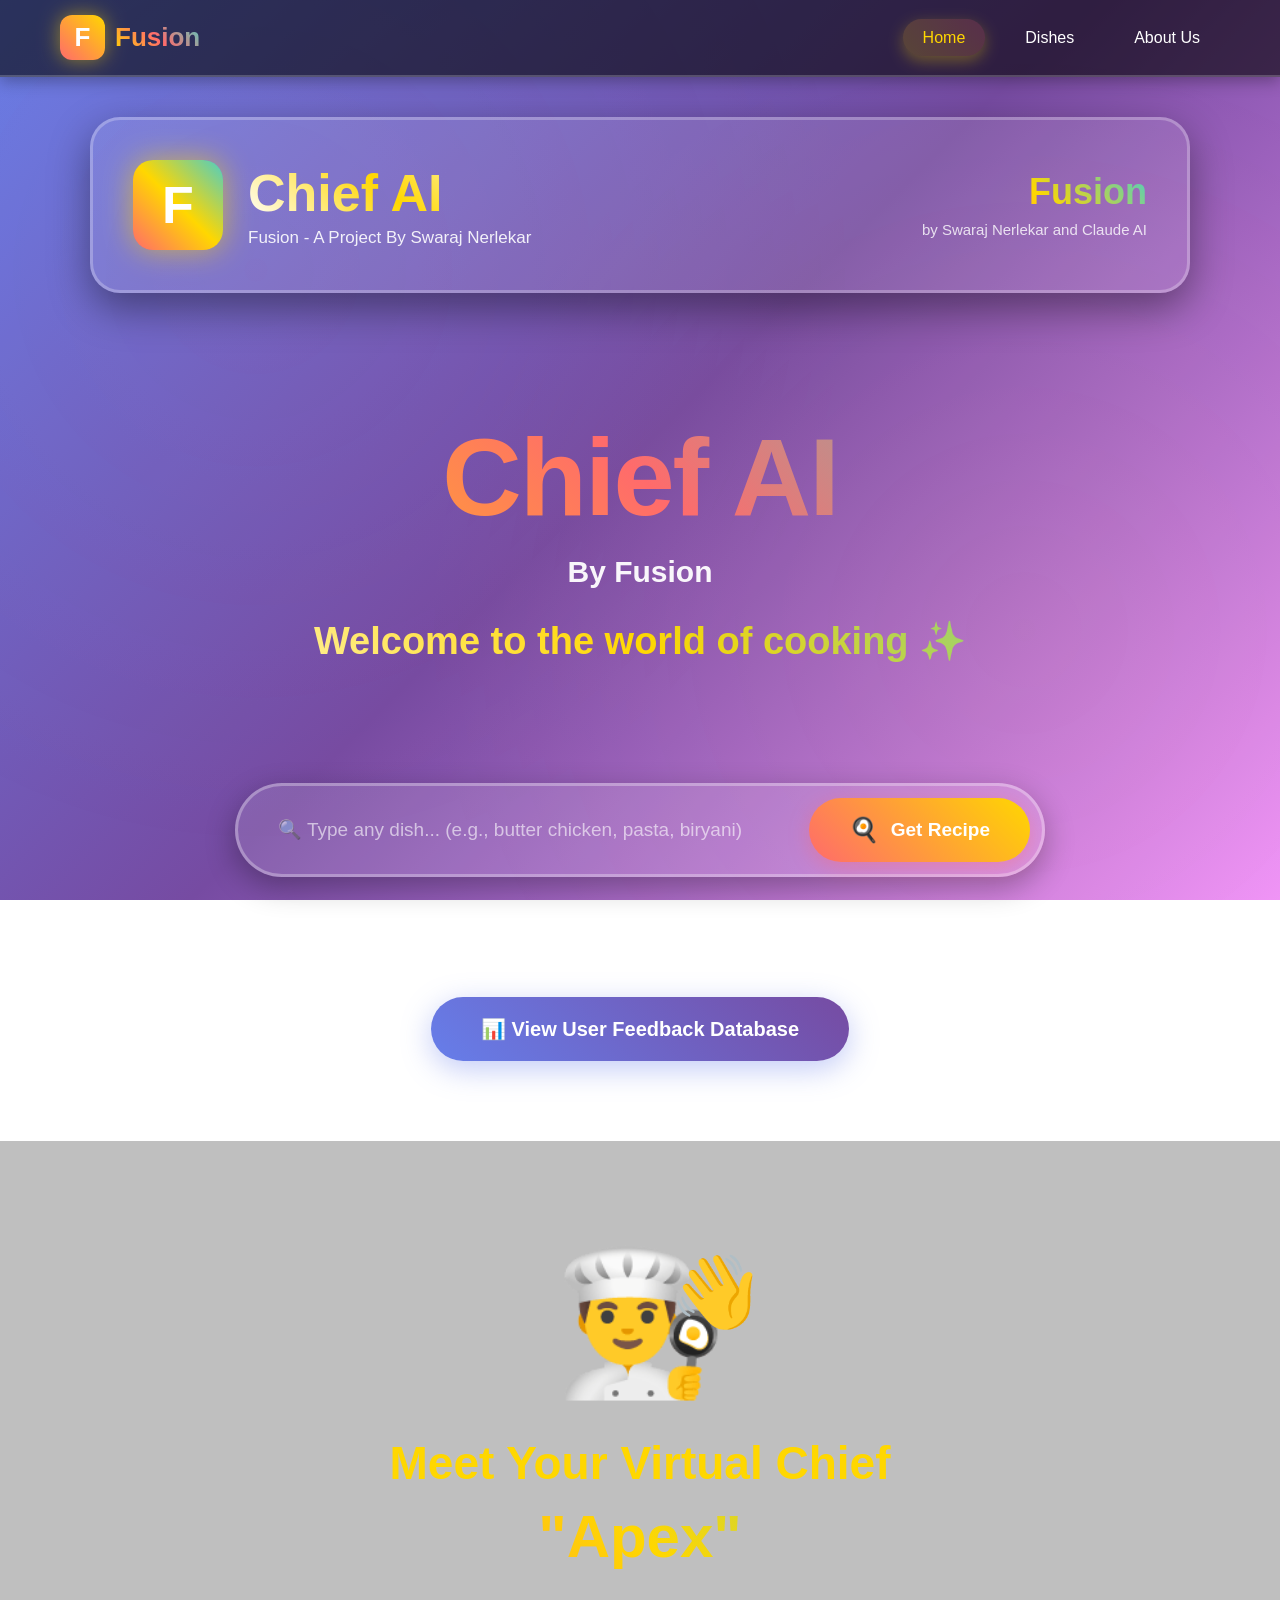
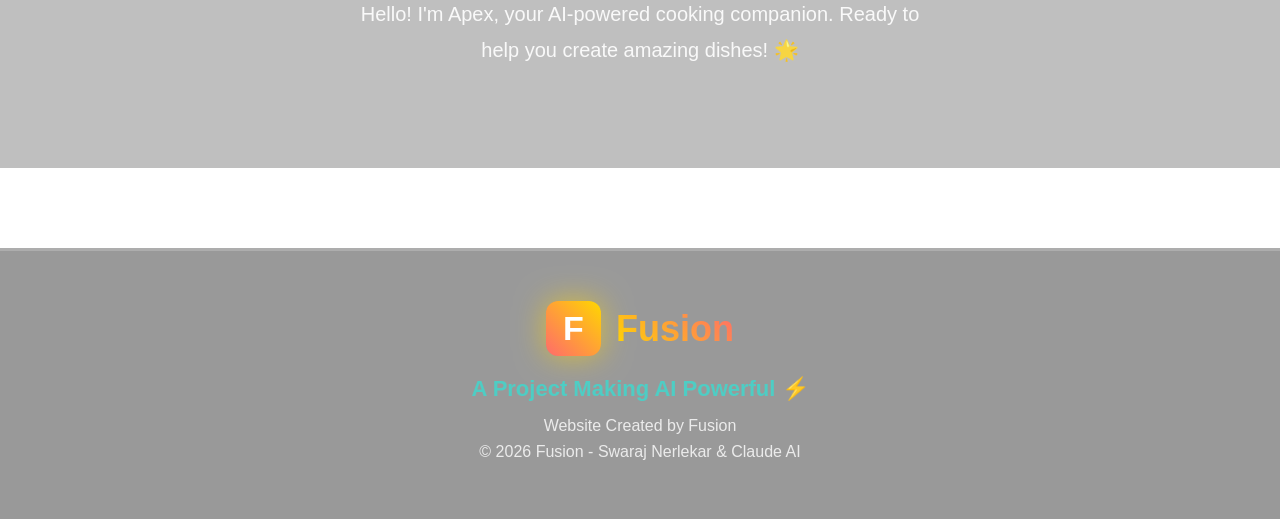
<file: index.html>
<!DOCTYPE html>
<html lang="en">
<head>
    <meta charset="UTF-8">
    <meta name="viewport" content="width=device-width, initial-scale=1.0">
    <title>Chief AI - Fusion by Swaraj Nerlekar ✨</title>
    <link rel="stylesheet" href="style.css">
</head>
<body>
    <!-- Navigation Bar -->
    <nav class="navbar">
        <div class="nav-container">
            <div class="nav-logo">
                <span class="f-logo-nav">F</span>
                <span class="logo-text">Fusion</span>
            </div>
            <ul class="nav-menu">
                <li><a href="index.html" class="nav-link active">Home</a></li>
                <li><a href="dishes.html" class="nav-link">Dishes</a></li>
                <li><a href="about.html" class="nav-link">About Us</a></li>
            </ul>
        </div>
    </nav>

    <!-- Header with Title Box -->
    <header class="header-box">
        <div class="logo-container">
            <div class="f-logo">F</div>
            <div class="title-text">
                <h1 class="main-title">Chief AI</h1>
                <p class="subtitle">Fusion - A Project By Swaraj Nerlekar</p>
            </div>
        </div>
        <div class="fusion-badge">
            <span class="fusion-text">Fusion</span>
            <span class="credits">by Swaraj Nerlekar and Claude AI</span>
        </div>
    </header>

    <!-- Main Hero Section -->
    <section class="hero-section">
        <div class="dancing-title">
            <h2 class="chief-ai-main">Chief AI</h2>
            <p class="by-fusion">By Fusion</p>
        </div>
        <p class="welcome-text">Welcome to the world of cooking ✨</p>
    </section>

    <!-- AI Search Bar Section -->
    <section class="search-section">
        <div class="search-container">
            <div class="search-box">
                <input 
                    type="text" 
                    id="recipeSearch" 
                    placeholder="🔍 Type any dish... (e.g., butter chicken, pasta, biryani)"
                    autocomplete="off"
                />
                <button id="searchBtn" class="search-btn">
                    <span class="search-icon">🍳</span>
                    <span class="btn-text">Get Recipe</span>
                </button>
            </div>
        </div>
    </section>

    <!-- Loading Animation -->
    <div id="loadingAnimation" class="loading-container hidden">
        <div class="cooking-utensils">
            <span class="utensil">🍳</span>
            <span class="utensil">🔪</span>
            <span class="utensil">🥄</span>
            <span class="utensil">🍲</span>
        </div>
        <p class="loading-text">Your dish is being ready... ✨</p>
        <div class="loading-bar">
            <div class="loading-progress"></div>
        </div>
    </div>

    <!-- Recipe Display Section -->
    <section id="recipeSection" class="recipe-section hidden">
        <div class="recipe-container">
            <h2 id="recipeName" class="recipe-name"></h2>
            
            <!-- Ingredients -->
            <div class="ingredients-section">
                <h3 class="section-title">🥘 Ingredients</h3>
                <ul id="ingredientsList" class="ingredients-list"></ul>
            </div>

            <!-- Instructions -->
            <div class="instructions-section">
                <h3 class="section-title">👨‍🍳 Instructions</h3>
                <ol id="instructionsList" class="instructions-list"></ol>
            </div>

            <!-- Important Tips -->
            <div class="tips-section">
                <h3 class="section-title">⚠️ Important Tips</h3>
                <ul id="tipsList" class="tips-list"></ul>
            </div>
        </div>
    </section>

    <!-- Feedback Chat Section -->
    <section id="feedbackSection" class="feedback-section hidden">
        <div class="chat-container">
            <div class="chat-header">
                <div class="ai-avatar">🤖</div>
                <h3>How was your cooking experience?</h3>
            </div>
            <div id="chatMessages" class="chat-messages">
                <div class="ai-message">
                    <p>Hi! I'm your AI cooking assistant. How did the recipe turn out? Please share your experience! 😊</p>
                </div>
            </div>
            <div class="chat-input-container">
                <input 
                    type="text" 
                    id="userFeedback" 
                    placeholder="💬 Share your experience with the recipe..."
                    class="chat-input"
                />
                <button id="sendFeedback" class="send-btn">Send</button>
            </div>
        </div>
    </section>

    <!-- Database Viewer -->
    <section class="database-section">
        <button id="toggleDatabase" class="db-toggle-btn">📊 View User Feedback Database</button>
        <div id="databaseViewer" class="database-viewer hidden">
            <div class="db-header">
                <h3>📊 User Feedback Database</h3>
                <button id="closeDatabase" class="close-db-btn">✕</button>
            </div>
            <div class="db-stats">
                <div class="stat-box">
                    <span class="stat-value" id="totalFeedback">0</span>
                    <span class="stat-label">Total Feedbacks</span>
                </div>
                <div class="stat-box">
                    <span class="stat-value" id="totalRecipes">0</span>
                    <span class="stat-label">Recipes Generated</span>
                </div>
            </div>
            <table class="db-table">
                <thead>
                    <tr>
                        <th>ID</th>
                        <th>Recipe</th>
                        <th>User Feedback</th>
                        <th>AI Response</th>
                        <th>Timestamp</th>
                    </tr>
                </thead>
                <tbody id="databaseBody">
                </tbody>
            </table>
        </div>
    </section>

    <!-- Meet Your Virtual Chief -->
    <section class="virtual-chief-section">
        <div class="chief-container">
            <div class="chief-avatar-container">
                <div class="chief-avatar">👨‍🍳</div>
                <div class="waving-hand">👋</div>
            </div>
            <h2 class="chief-title">Meet Your Virtual Chief</h2>
            <h3 class="chief-name">"Apex"</h3>
            <p class="chief-intro">Hello! I'm Apex, your AI-powered cooking companion. Ready to help you create amazing dishes! 🌟</p>
        </div>
    </section>

    <!-- Footer -->
    <footer class="footer">
        <div class="footer-content">
            <div class="footer-logo">
                <span class="f-logo-footer">F</span>
                <span class="footer-brand">Fusion</span>
            </div>
            <p class="footer-tagline">A Project Making AI Powerful ⚡</p>
            <p class="footer-credits">Website Created by Fusion</p>
            <p class="footer-copyright">© 2026 Fusion - Swaraj Nerlekar & Claude AI</p>
        </div>
    </footer>

    <script src="main.js"></script>
</body>
</html>
</file>
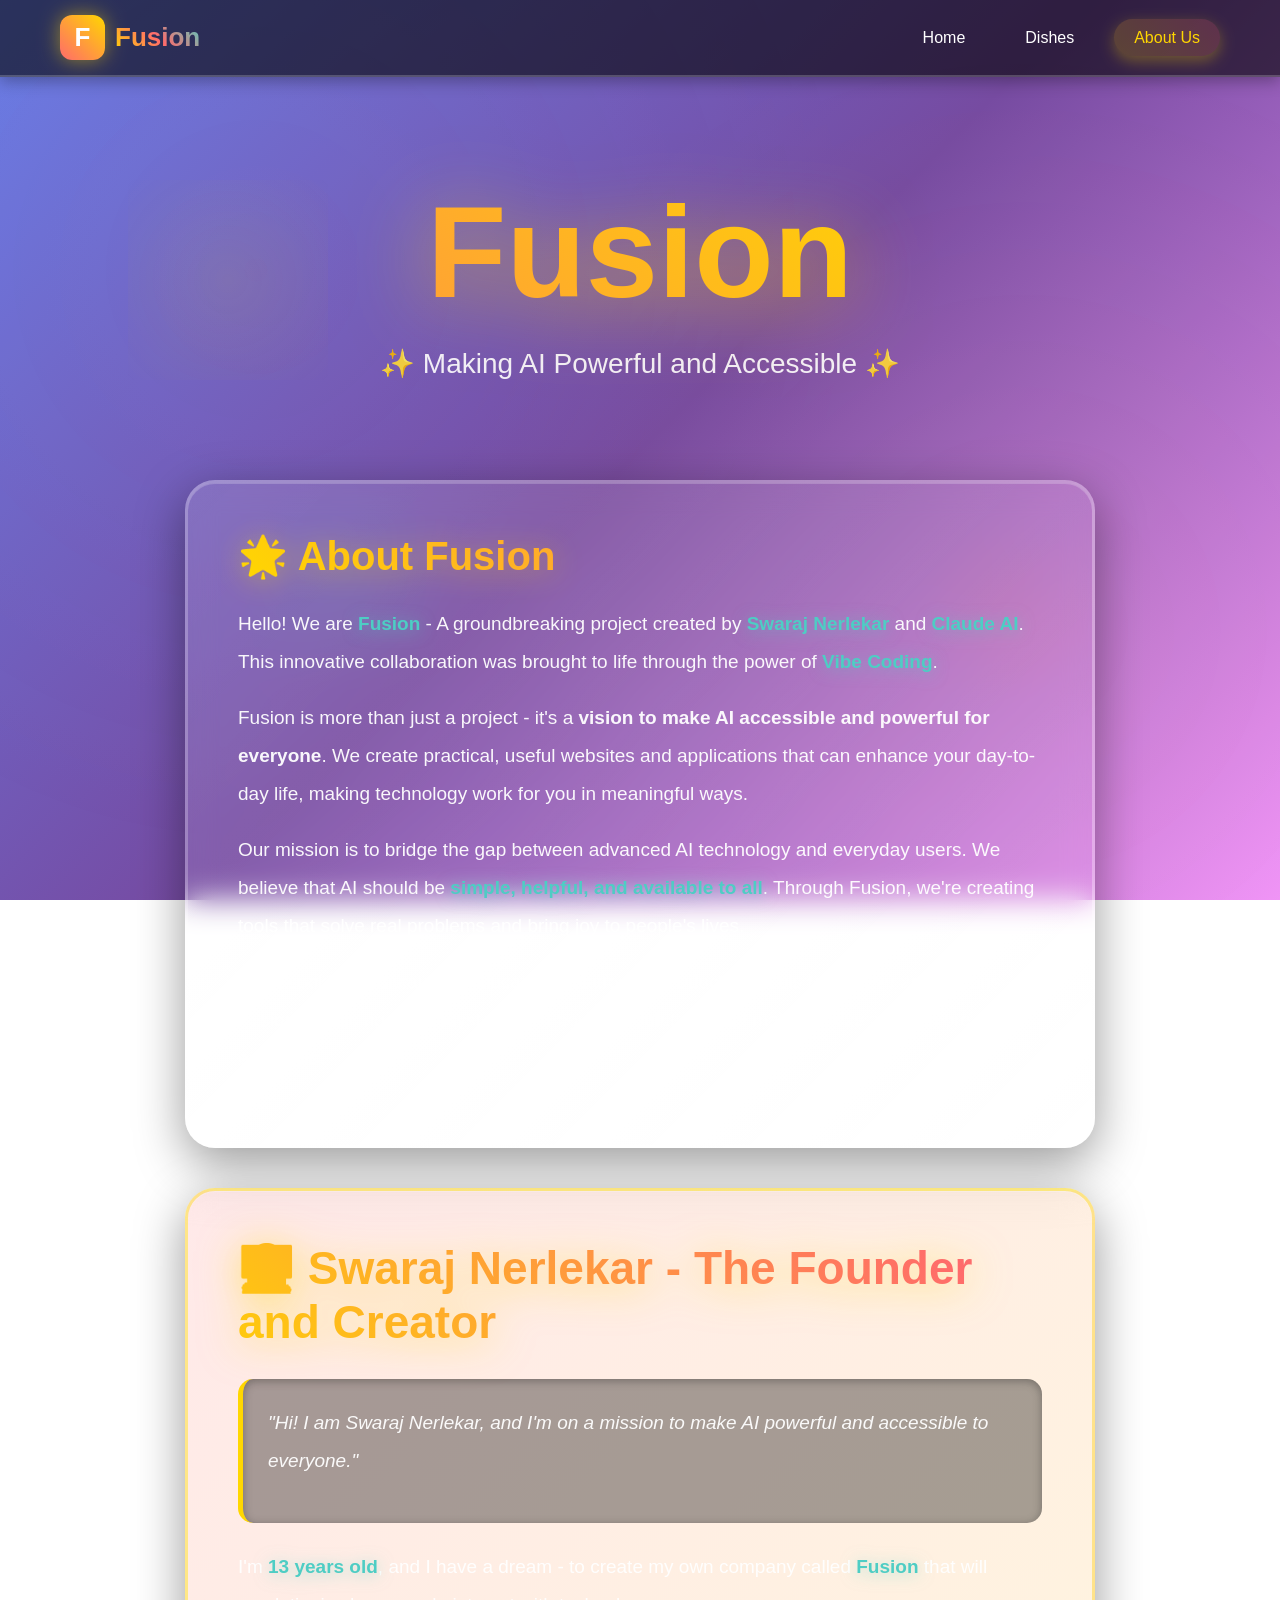
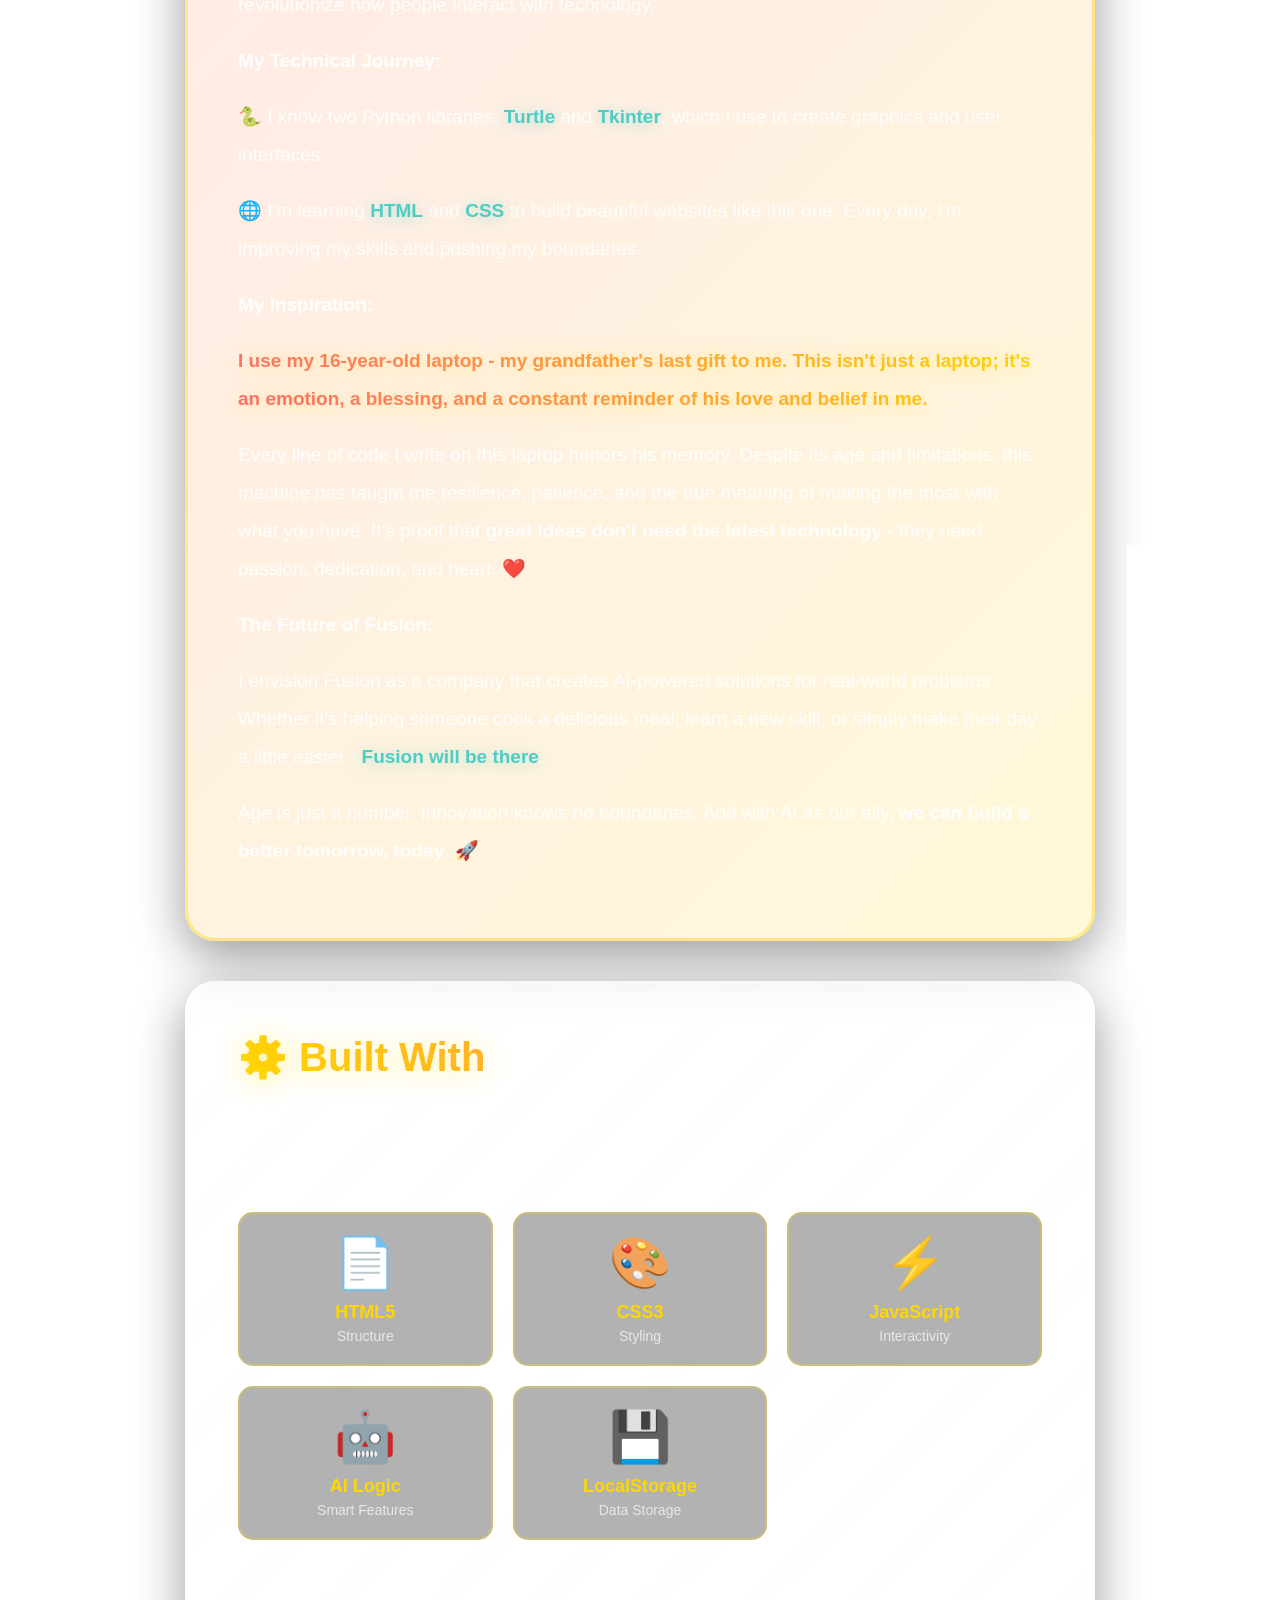
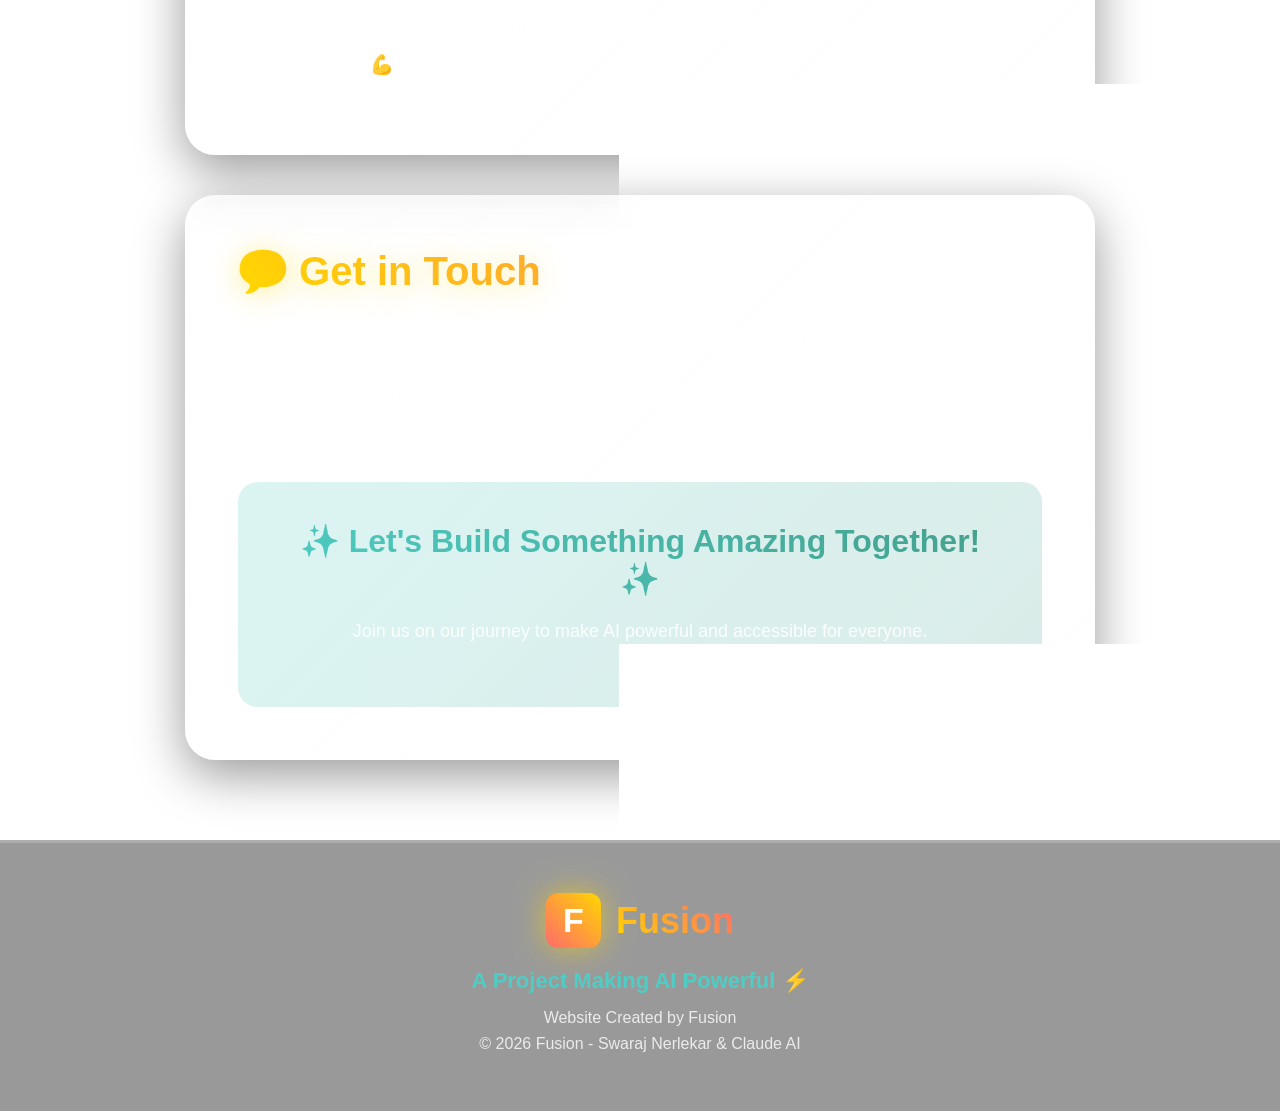
<file: about.html>
<!DOCTYPE html>
<html lang="en">
<head>
    <meta charset="UTF-8">
    <meta name="viewport" content="width=device-width, initial-scale=1.0">
    <title>About Us - Fusion ✨</title>
    <link rel="stylesheet" href="style.css">
    <style>
        .about-hero {
            text-align: center;
            padding: 100px 20px 60px;
            position: relative;
            z-index: 10;
        }
        
        .about-fusion-title {
            font-size: 130px;
            font-weight: 900;
            background: linear-gradient(45deg, #ff6b6b, #ffd700, #4ecdc4, #ff6b6b);
            background-size: 300% 300%;
            -webkit-background-clip: text;
            -webkit-text-fill-color: transparent;
            background-clip: text;
            animation: gradientShift 4s ease infinite, pulse 2s ease-in-out infinite;
            margin-bottom: 20px;
            filter: drop-shadow(0 10px 40px rgba(255, 215, 0, 0.6));
        }

        .about-subtitle {
            font-size: 28px;
            color: rgba(255, 255, 255, 0.9);
            margin-top: 20px;
            animation: fadeGlow 2s ease-in-out infinite;
        }
        
        .about-content {
            max-width: 950px;
            margin: 0 auto;
            padding: 40px 20px;
            position: relative;
            z-index: 10;
        }
        
        .about-section {
            background: linear-gradient(135deg, rgba(255, 255, 255, 0.12), rgba(255, 255, 255, 0.06));
            backdrop-filter: blur(15px);
            border: 3px solid rgba(255, 255, 255, 0.25);
            border-radius: 30px;
            padding: 50px;
            margin-bottom: 40px;
            box-shadow: 0 15px 50px rgba(0, 0, 0, 0.4), inset 0 1px 0 rgba(255, 255, 255, 0.2);
            animation: slideUp 0.6s ease-out;
            transition: transform 0.3s ease;
        }

        .about-section:hover {
            transform: translateY(-5px);
            box-shadow: 0 20px 60px rgba(0, 0, 0, 0.5), inset 0 1px 0 rgba(255, 255, 255, 0.2);
        }
        
        .about-section h2 {
            font-size: 40px;
            background: linear-gradient(45deg, #ffd700, #ff6b6b);
            -webkit-background-clip: text;
            -webkit-text-fill-color: transparent;
            background-clip: text;
            margin-bottom: 25px;
            filter: drop-shadow(0 3px 15px rgba(255, 215, 0, 0.4));
        }
        
        .about-section p {
            font-size: 19px;
            line-height: 2;
            color: rgba(255, 255, 255, 0.95);
            margin-bottom: 18px;
        }
        
        .founder-section {
            background: linear-gradient(135deg, rgba(255, 107, 107, 0.15), rgba(255, 215, 0, 0.15));
            border: 3px solid rgba(255, 215, 0, 0.4);
        }
        
        .founder-title {
            font-size: 46px;
            font-weight: 900;
            background: linear-gradient(45deg, #ffd700, #ff6b6b, #4ecdc4);
            background-size: 200% 200%;
            -webkit-background-clip: text;
            -webkit-text-fill-color: transparent;
            background-clip: text;
            animation: textShine 3s ease infinite;
            margin-bottom: 30px;
            filter: drop-shadow(0 5px 20px rgba(255, 215, 0, 0.5));
        }
        
        .founder-quote {
            background: rgba(0, 0, 0, 0.35);
            border-left: 5px solid #ffd700;
            padding: 25px;
            border-radius: 15px;
            margin: 25px 0;
            font-style: italic;
            font-size: 20px;
            box-shadow: inset 0 2px 10px rgba(0, 0, 0, 0.3);
        }
        
        .highlight {
            color: #4ecdc4;
            font-weight: 700;
            filter: drop-shadow(0 2px 8px rgba(78, 205, 196, 0.5));
        }
        
        .emotional-text {
            background: linear-gradient(45deg, #ff6b6b, #ffd700);
            -webkit-background-clip: text;
            -webkit-text-fill-color: transparent;
            background-clip: text;
            font-weight: 800;
            font-size: 20px;
            filter: drop-shadow(0 2px 10px rgba(255, 215, 0, 0.5));
        }

        .tech-stack-grid {
            display: grid;
            grid-template-columns: repeat(auto-fit, minmax(200px, 1fr));
            gap: 20px;
            margin-top: 30px;
        }

        .tech-item {
            background: rgba(0, 0, 0, 0.3);
            padding: 20px;
            border-radius: 15px;
            text-align: center;
            border: 2px solid rgba(255, 215, 0, 0.3);
            transition: all 0.3s ease;
        }

        .tech-item:hover {
            transform: translateY(-5px);
            border-color: rgba(255, 215, 0, 0.6);
            box-shadow: 0 10px 30px rgba(255, 215, 0, 0.3);
        }

        .tech-icon {
            font-size: 50px;
            margin-bottom: 10px;
        }

        .tech-name {
            font-size: 18px;
            font-weight: 600;
            color: #ffd700;
        }

        .contact-cta {
            text-align: center;
            padding: 40px;
            background: linear-gradient(135deg, rgba(78, 205, 196, 0.2), rgba(68, 160, 141, 0.2));
            border-radius: 20px;
            margin-top: 30px;
        }

        .contact-cta h3 {
            font-size: 32px;
            background: linear-gradient(45deg, #4ecdc4, #44a08d);
            -webkit-background-clip: text;
            -webkit-text-fill-color: transparent;
            background-clip: text;
            margin-bottom: 15px;
        }

        /* Floating Background Shapes */
        .bg-decoration {
            position: fixed;
            width: 100%;
            height: 100%;
            top: 0;
            left: 0;
            pointer-events: none;
            z-index: 0;
            overflow: hidden;
        }

        .float-shape {
            position: absolute;
            opacity: 0.08;
            animation: floatRandom 20s ease-in-out infinite;
        }

        .shape1 {
            width: 200px;
            height: 200px;
            background: radial-gradient(circle, #ffd700, transparent);
            top: 20%;
            left: 10%;
        }

        .shape2 {
            width: 150px;
            height: 150px;
            background: radial-gradient(circle, #ff6b6b, transparent);
            top: 60%;
            right: 15%;
            animation-delay: 3s;
        }

        .shape3 {
            width: 180px;
            height: 180px;
            background: radial-gradient(circle, #4ecdc4, transparent);
            bottom: 25%;
            left: 20%;
            animation-delay: 6s;
        }

        @keyframes floatRandom {
            0%, 100% { transform: translate(0, 0) rotate(0deg); }
            33% { transform: translate(50px, -30px) rotate(120deg); }
            66% { transform: translate(-30px, 50px) rotate(240deg); }
        }
    </style>
</head>
<body>
    <!-- Background Decorations -->
    <div class="bg-decoration">
        <div class="float-shape shape1"></div>
        <div class="float-shape shape2"></div>
        <div class="float-shape shape3"></div>
    </div>

    <!-- Navigation -->
    <nav class="navbar">
        <div class="nav-container">
            <div class="nav-logo">
                <span class="f-logo-nav">F</span>
                <span class="logo-text">Fusion</span>
            </div>
            <ul class="nav-menu">
                <li><a href="index.html" class="nav-link">Home</a></li>
                <li><a href="dishes.html" class="nav-link">Dishes</a></li>
                <li><a href="about.html" class="nav-link active">About Us</a></li>
            </ul>
        </div>
    </nav>

    <!-- Hero Section -->
    <section class="about-hero">
        <h1 class="about-fusion-title">Fusion</h1>
        <p class="about-subtitle">✨ Making AI Powerful and Accessible ✨</p>
    </section>

    <!-- About Content -->
    <div class="about-content">
        <!-- Company Overview -->
        <div class="about-section">
            <h2>🌟 About Fusion</h2>
            <p>
                Hello! We are <span class="highlight">Fusion</span> - A groundbreaking project created by 
                <span class="highlight">Swaraj Nerlekar</span> and <span class="highlight">Claude AI</span>. 
                This innovative collaboration was brought to life through the power of <span class="highlight">Vibe Coding</span>.
            </p>
            <p>
                Fusion is more than just a project - it's a <strong>vision to make AI accessible and powerful for everyone</strong>. 
                We create practical, useful websites and applications that can enhance your day-to-day life, making technology 
                work for you in meaningful ways.
            </p>
            <p>
                Our mission is to bridge the gap between advanced AI technology and everyday users. We believe that 
                AI should be <span class="highlight">simple, helpful, and available to all</span>. Through Fusion, 
                we're creating tools that solve real problems and bring joy to people's lives.
            </p>
            <p>
                From cooking assistants to educational platforms, productivity tools to creative applications - 
                Fusion is building an ecosystem of AI-powered solutions that make life easier and more enjoyable.
            </p>
        </div>

        <!-- Founder Section -->
        <div class="about-section founder-section">
            <h3 class="founder-title">👨‍💻 Swaraj Nerlekar - The Founder and Creator</h3>
            
            <div class="founder-quote">
                <p>"Hi! I am Swaraj Nerlekar, and I'm on a mission to make AI powerful and accessible to everyone."</p>
            </div>
            
            <p>
                I'm <span class="highlight">13 years old</span>, and I have a dream - to create my own company called 
                <span class="highlight">Fusion</span> that will revolutionize how people interact with technology.
            </p>
            
            <p>
                <strong>My Technical Journey:</strong>
            </p>
            <p>
                🐍 I know two Python libraries: <span class="highlight">Turtle</span> and <span class="highlight">Tkinter</span>, 
                which I use to create graphics and user interfaces.
            </p>
            <p>
                🌐 I'm learning <span class="highlight">HTML</span> and <span class="highlight">CSS</span> to build 
                beautiful websites like this one. Every day, I'm improving my skills and pushing my boundaries.
            </p>
            
            <p>
                <strong>My Inspiration:</strong>
            </p>
            <p class="emotional-text">
                I use my 16-year-old laptop - my grandfather's last gift to me. This isn't just a laptop; 
                it's an emotion, a blessing, and a constant reminder of his love and belief in me.
            </p>
            <p>
                Every line of code I write on this laptop honors his memory. Despite its age and limitations, 
                this machine has taught me resilience, patience, and the true meaning of making the most 
                with what you have. It's proof that <strong>great ideas don't need the latest technology</strong> - 
                they need passion, dedication, and heart. ❤️
            </p>
            
            <p>
                <strong>The Future of Fusion:</strong>
            </p>
            <p>
                I envision Fusion as a company that creates AI-powered solutions for real-world problems. 
                Whether it's helping someone cook a delicious meal, learn a new skill, or simply make their 
                day a little easier - <span class="highlight">Fusion will be there</span>.
            </p>
            <p>
                Age is just a number. Innovation knows no boundaries. And with AI as our ally, 
                <strong>we can build a better tomorrow, today</strong>. 🚀
            </p>
        </div>

        <!-- Technology Stack -->
        <div class="about-section">
            <h2>⚙️ Built With</h2>
            <p>
                Chief AI is built using modern web technologies, optimized to run smoothly even on older laptops:
            </p>
            
            <div class="tech-stack-grid">
                <div class="tech-item">
                    <div class="tech-icon">📄</div>
                    <div class="tech-name">HTML5</div>
                    <div style="font-size: 14px; color: rgba(255,255,255,0.7); margin-top: 5px;">Structure</div>
                </div>
                <div class="tech-item">
                    <div class="tech-icon">🎨</div>
                    <div class="tech-name">CSS3</div>
                    <div style="font-size: 14px; color: rgba(255,255,255,0.7); margin-top: 5px;">Styling</div>
                </div>
                <div class="tech-item">
                    <div class="tech-icon">⚡</div>
                    <div class="tech-name">JavaScript</div>
                    <div style="font-size: 14px; color: rgba(255,255,255,0.7); margin-top: 5px;">Interactivity</div>
                </div>
                <div class="tech-item">
                    <div class="tech-icon">🤖</div>
                    <div class="tech-name">AI Logic</div>
                    <div style="font-size: 14px; color: rgba(255,255,255,0.7); margin-top: 5px;">Smart Features</div>
                </div>
                <div class="tech-item">
                    <div class="tech-icon">💾</div>
                    <div class="tech-name">LocalStorage</div>
                    <div style="font-size: 14px; color: rgba(255,255,255,0.7); margin-top: 5px;">Data Storage</div>
                </div>
            </div>

            <p style="margin-top: 30px;">
                Optimized animations and efficient code ensure that Chief AI runs smoothly on devices from 2016 and beyond! 
                We believe in inclusive technology that works for everyone, regardless of their hardware. 💪
            </p>
        </div>

        <!-- Contact -->
        <div class="about-section">
            <h2>💬 Get in Touch</h2>
            <p>
                Have questions, suggestions, or want to collaborate? We'd love to hear from you!
            </p>
            <p>
                Fusion is always growing, learning, and improving. Your feedback helps us build better tools for everyone.
            </p>
            
            <div class="contact-cta">
                <h3>✨ Let's Build Something Amazing Together! ✨</h3>
                <p style="font-size: 18px; color: rgba(255,255,255,0.9); margin-top: 15px;">
                    Join us on our journey to make AI powerful and accessible for everyone.
                </p>
            </div>
        </div>
    </div>

    <!-- Footer -->
    <footer class="footer">
        <div class="footer-content">
            <div class="footer-logo">
                <span class="f-logo-footer">F</span>
                <span class="footer-brand">Fusion</span>
            </div>
            <p class="footer-tagline">A Project Making AI Powerful ⚡</p>
            <p class="footer-credits">Website Created by Fusion</p>
            <p class="footer-copyright">© 2026 Fusion - Swaraj Nerlekar & Claude AI</p>
        </div>
    </footer>
</body>
</html>
</file>
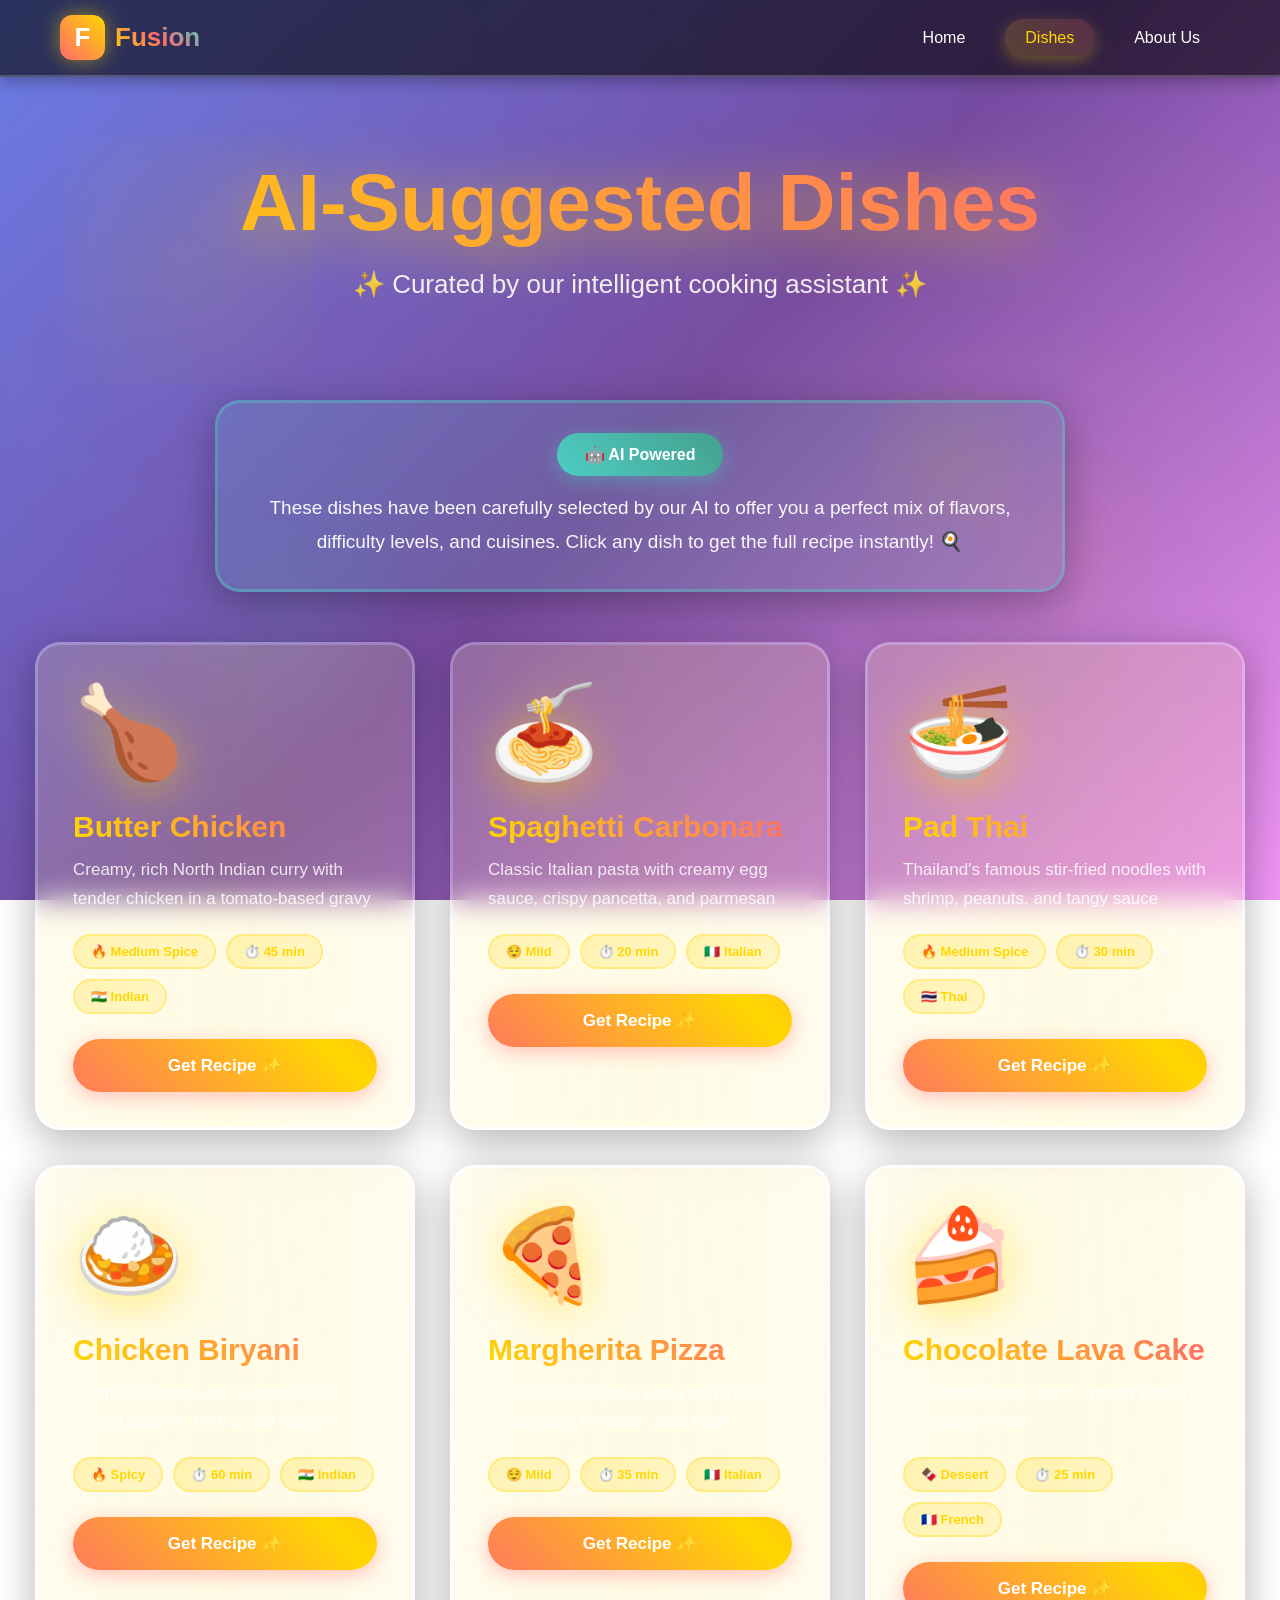
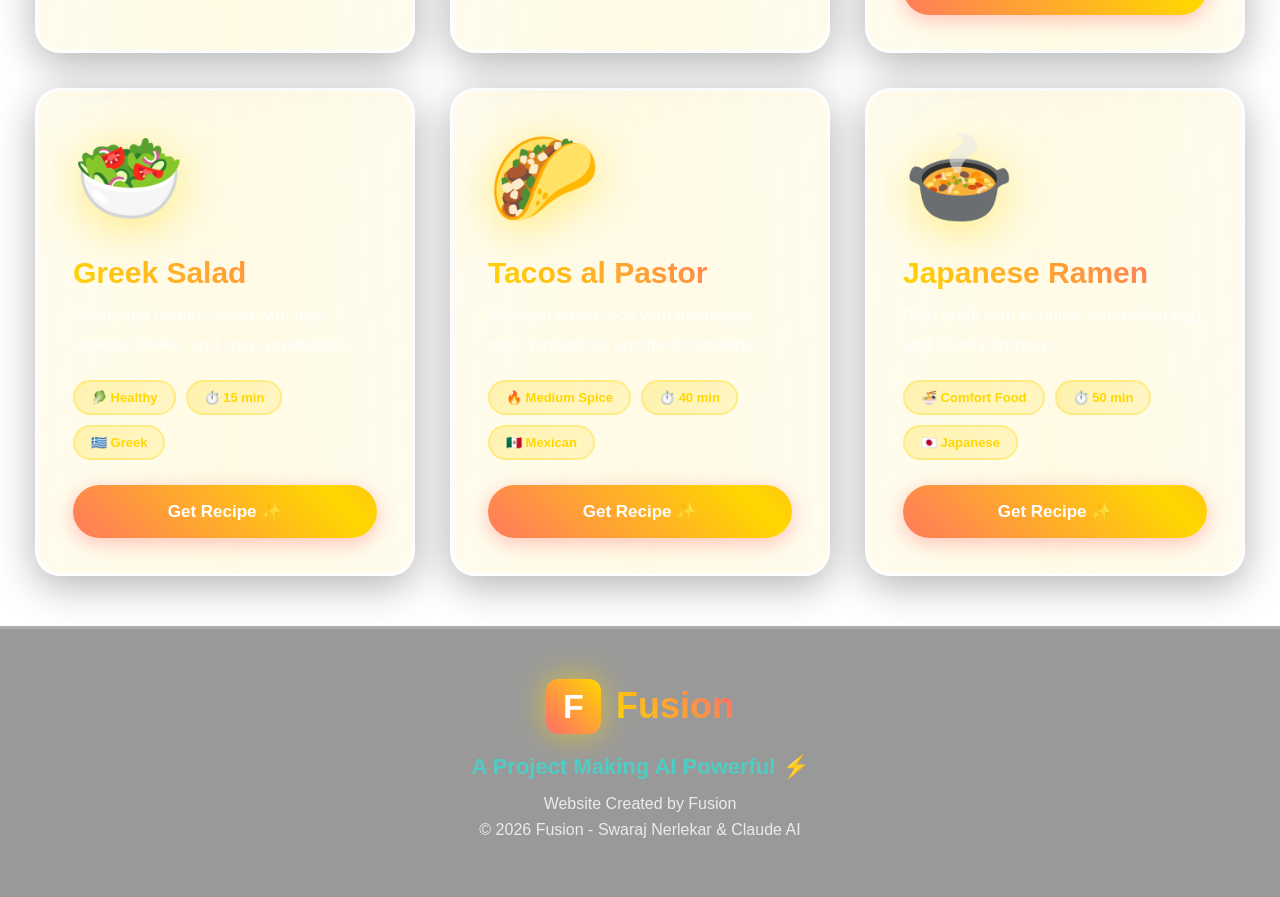
<file: dishes.html>
<!DOCTYPE html>
<html lang="en">
<head>
    <meta charset="UTF-8">
    <meta name="viewport" content="width=device-width, initial-scale=1.0">
    <title>AI Suggested Dishes - Chief AI ✨</title>
    <link rel="stylesheet" href="style.css">
    <style>
        .dishes-hero {
            text-align: center;
            padding: 80px 20px 50px;
            position: relative;
            z-index: 10;
        }
        
        .dishes-title {
            font-size: 80px;
            font-weight: 900;
            background: linear-gradient(45deg, #ffd700, #ff6b6b, #4ecdc4);
            background-size: 200% 200%;
            -webkit-background-clip: text;
            -webkit-text-fill-color: transparent;
            background-clip: text;
            animation: textShine 3s ease infinite, pulse 2s ease-in-out infinite;
            margin-bottom: 20px;
            filter: drop-shadow(0 8px 30px rgba(255, 215, 0, 0.6));
        }
        
        .dishes-subtitle {
            font-size: 26px;
            color: rgba(255, 255, 255, 0.9);
            animation: fadeGlow 2s ease-in-out infinite;
        }
        
        .dishes-grid {
            max-width: 1250px;
            margin: 50px auto;
            padding: 0 20px;
            display: grid;
            grid-template-columns: repeat(auto-fit, minmax(320px, 1fr));
            gap: 35px;
            position: relative;
            z-index: 10;
        }
        
        .dish-card {
            background: linear-gradient(135deg, rgba(255, 255, 255, 0.12), rgba(255, 255, 255, 0.06));
            backdrop-filter: blur(15px);
            border: 3px solid rgba(255, 255, 255, 0.25);
            border-radius: 25px;
            padding: 35px;
            transition: all 0.4s ease;
            cursor: pointer;
            box-shadow: 0 10px 40px rgba(0, 0, 0, 0.3);
            position: relative;
            overflow: hidden;
        }

        .dish-card::before {
            content: "";
            position: absolute;
            top: -50%;
            left: -50%;
            width: 200%;
            height: 200%;
            background: linear-gradient(45deg, transparent, rgba(255, 215, 0, 0.1), transparent);
            transform: rotate(45deg);
            transition: all 0.6s ease;
        }

        .dish-card:hover::before {
            transform: rotate(45deg) translateX(100%);
        }
        
        .dish-card:hover {
            transform: translateY(-15px) scale(1.02);
            box-shadow: 0 20px 60px rgba(255, 215, 0, 0.5);
            border-color: rgba(255, 215, 0, 0.6);
        }
        
        .dish-icon {
            font-size: 90px;
            margin-bottom: 25px;
            animation: bounce 2s ease-in-out infinite;
            filter: drop-shadow(0 8px 25px rgba(255, 215, 0, 0.5));
            position: relative;
            z-index: 2;
        }
        
        .dish-card:nth-child(1) .dish-icon { animation-delay: 0s; }
        .dish-card:nth-child(2) .dish-icon { animation-delay: 0.2s; }
        .dish-card:nth-child(3) .dish-icon { animation-delay: 0.4s; }
        .dish-card:nth-child(4) .dish-icon { animation-delay: 0.6s; }
        .dish-card:nth-child(5) .dish-icon { animation-delay: 0.8s; }
        .dish-card:nth-child(6) .dish-icon { animation-delay: 1s; }
        .dish-card:nth-child(7) .dish-icon { animation-delay: 1.2s; }
        .dish-card:nth-child(8) .dish-icon { animation-delay: 1.4s; }
        .dish-card:nth-child(9) .dish-icon { animation-delay: 1.6s; }
        
        .dish-name {
            font-size: 30px;
            font-weight: 800;
            background: linear-gradient(45deg, #ffd700, #ff6b6b);
            -webkit-background-clip: text;
            -webkit-text-fill-color: transparent;
            background-clip: text;
            margin-bottom: 12px;
            position: relative;
            z-index: 2;
        }
        
        .dish-description {
            font-size: 17px;
            color: rgba(255, 255, 255, 0.85);
            margin-bottom: 20px;
            line-height: 1.7;
            position: relative;
            z-index: 2;
        }
        
        .dish-tags {
            display: flex;
            flex-wrap: wrap;
            gap: 10px;
            margin-bottom: 25px;
            position: relative;
            z-index: 2;
        }
        
        .tag {
            background: linear-gradient(135deg, rgba(255, 215, 0, 0.25), rgba(255, 215, 0, 0.15));
            padding: 8px 16px;
            border-radius: 20px;
            font-size: 13px;
            color: #ffd700;
            font-weight: 700;
            border: 2px solid rgba(255, 215, 0, 0.3);
            transition: all 0.3s ease;
        }

        .tag:hover {
            background: rgba(255, 215, 0, 0.35);
            transform: scale(1.05);
        }
        
        .try-btn {
            background: linear-gradient(45deg, #ff6b6b, #ffd700, #ff6b6b);
            background-size: 200% 200%;
            animation: buttonGradient 3s ease infinite;
            border: none;
            border-radius: 30px;
            padding: 16px 30px;
            color: white;
            font-weight: 700;
            font-size: 17px;
            cursor: pointer;
            width: 100%;
            transition: all 0.3s ease;
            box-shadow: 0 5px 20px rgba(255, 107, 107, 0.4);
            position: relative;
            z-index: 2;
        }
        
        .try-btn:hover {
            transform: scale(1.05);
            box-shadow: 0 8px 30px rgba(255, 107, 107, 0.6);
        }
        
        .ai-suggestion {
            background: linear-gradient(135deg, rgba(78, 205, 196, 0.15), rgba(68, 160, 141, 0.15));
            border: 3px solid rgba(78, 205, 196, 0.4);
            border-radius: 25px;
            padding: 30px;
            max-width: 850px;
            margin: 50px auto 30px;
            text-align: center;
            position: relative;
            z-index: 10;
            box-shadow: 0 10px 40px rgba(0, 0, 0, 0.3);
        }
        
        .ai-suggestion p {
            font-size: 19px;
            color: rgba(255, 255, 255, 0.95);
            line-height: 1.8;
        }
        
        .ai-badge {
            display: inline-block;
            background: linear-gradient(45deg, #4ecdc4, #44a08d);
            padding: 12px 28px;
            border-radius: 25px;
            font-size: 16px;
            font-weight: 700;
            margin-bottom: 15px;
            box-shadow: 0 5px 20px rgba(78, 205, 196, 0.4);
            animation: pulse 2s ease-in-out infinite;
        }

        /* Floating Background Shapes */
        .bg-decoration {
            position: fixed;
            width: 100%;
            height: 100%;
            top: 0;
            left: 0;
            pointer-events: none;
            z-index: 0;
            overflow: hidden;
        }

        .float-shape {
            position: absolute;
            opacity: 0.08;
            animation: floatRandom 20s ease-in-out infinite;
        }

        .shape1 {
            width: 250px;
            height: 250px;
            background: radial-gradient(circle, #ffd700, transparent);
            top: 15%;
            left: 5%;
        }

        .shape2 {
            width: 180px;
            height: 180px;
            background: radial-gradient(circle, #ff6b6b, transparent);
            top: 50%;
            right: 10%;
            animation-delay: 3s;
        }

        .shape3 {
            width: 200px;
            height: 200px;
            background: radial-gradient(circle, #4ecdc4, transparent);
            bottom: 20%;
            left: 15%;
            animation-delay: 6s;
        }

        .shape4 {
            width: 150px;
            height: 150px;
            background: radial-gradient(circle, #ffd700, transparent);
            bottom: 40%;
            right: 20%;
            animation-delay: 9s;
        }

        @keyframes floatRandom {
            0%, 100% { transform: translate(0, 0) rotate(0deg); }
            33% { transform: translate(50px, -30px) rotate(120deg); }
            66% { transform: translate(-30px, 50px) rotate(240deg); }
        }

        /* Scroll animations */
        @keyframes slideUpFade {
            from {
                opacity: 0;
                transform: translateY(40px);
            }
            to {
                opacity: 1;
                transform: translateY(0);
            }
        }

        .dish-card {
            animation: slideUpFade 0.6s ease-out backwards;
        }

        .dish-card:nth-child(1) { animation-delay: 0.1s; }
        .dish-card:nth-child(2) { animation-delay: 0.2s; }
        .dish-card:nth-child(3) { animation-delay: 0.3s; }
        .dish-card:nth-child(4) { animation-delay: 0.4s; }
        .dish-card:nth-child(5) { animation-delay: 0.5s; }
        .dish-card:nth-child(6) { animation-delay: 0.6s; }
        .dish-card:nth-child(7) { animation-delay: 0.7s; }
        .dish-card:nth-child(8) { animation-delay: 0.8s; }
        .dish-card:nth-child(9) { animation-delay: 0.9s; }
    </style>
</head>
<body>
    <!-- Background Decorations -->
    <div class="bg-decoration">
        <div class="float-shape shape1"></div>
        <div class="float-shape shape2"></div>
        <div class="float-shape shape3"></div>
        <div class="float-shape shape4"></div>
    </div>

    <!-- Navigation -->
    <nav class="navbar">
        <div class="nav-container">
            <div class="nav-logo">
                <span class="f-logo-nav">F</span>
                <span class="logo-text">Fusion</span>
            </div>
            <ul class="nav-menu">
                <li><a href="index.html" class="nav-link">Home</a></li>
                <li><a href="dishes.html" class="nav-link active">Dishes</a></li>
                <li><a href="about.html" class="nav-link">About Us</a></li>
            </ul>
        </div>
    </nav>

    <!-- Hero Section -->
    <section class="dishes-hero">
        <h1 class="dishes-title">AI-Suggested Dishes</h1>
        <p class="dishes-subtitle">✨ Curated by our intelligent cooking assistant ✨</p>
    </section>

    <!-- AI Suggestion Box -->
    <div class="ai-suggestion">
        <span class="ai-badge">🤖 AI Powered</span>
        <p>These dishes have been carefully selected by our AI to offer you a perfect mix of flavors, 
        difficulty levels, and cuisines. Click any dish to get the full recipe instantly! 🍳</p>
    </div>

    <!-- Dishes Grid -->
    <div class="dishes-grid">
        <!-- Dish 1 -->
        <div class="dish-card" onclick="searchDish('Butter Chicken')">
            <div class="dish-icon">🍗</div>
            <h3 class="dish-name">Butter Chicken</h3>
            <p class="dish-description">Creamy, rich North Indian curry with tender chicken in a tomato-based gravy</p>
            <div class="dish-tags">
                <span class="tag">🔥 Medium Spice</span>
                <span class="tag">⏱️ 45 min</span>
                <span class="tag">🇮🇳 Indian</span>
            </div>
            <button class="try-btn">Get Recipe ✨</button>
        </div>

        <!-- Dish 2 -->
        <div class="dish-card" onclick="searchDish('Spaghetti Carbonara')">
            <div class="dish-icon">🍝</div>
            <h3 class="dish-name">Spaghetti Carbonara</h3>
            <p class="dish-description">Classic Italian pasta with creamy egg sauce, crispy pancetta, and parmesan</p>
            <div class="dish-tags">
                <span class="tag">😌 Mild</span>
                <span class="tag">⏱️ 20 min</span>
                <span class="tag">🇮🇹 Italian</span>
            </div>
            <button class="try-btn">Get Recipe ✨</button>
        </div>

        <!-- Dish 3 -->
        <div class="dish-card" onclick="searchDish('Pad Thai')">
            <div class="dish-icon">🍜</div>
            <h3 class="dish-name">Pad Thai</h3>
            <p class="dish-description">Thailand's famous stir-fried noodles with shrimp, peanuts, and tangy sauce</p>
            <div class="dish-tags">
                <span class="tag">🔥 Medium Spice</span>
                <span class="tag">⏱️ 30 min</span>
                <span class="tag">🇹🇭 Thai</span>
            </div>
            <button class="try-btn">Get Recipe ✨</button>
        </div>

        <!-- Dish 4 -->
        <div class="dish-card" onclick="searchDish('Chicken Biryani')">
            <div class="dish-icon">🍛</div>
            <h3 class="dish-name">Chicken Biryani</h3>
            <p class="dish-description">Aromatic basmati rice layered with spiced chicken, herbs, and saffron</p>
            <div class="dish-tags">
                <span class="tag">🔥 Spicy</span>
                <span class="tag">⏱️ 60 min</span>
                <span class="tag">🇮🇳 Indian</span>
            </div>
            <button class="try-btn">Get Recipe ✨</button>
        </div>

        <!-- Dish 5 -->
        <div class="dish-card" onclick="searchDish('Margherita Pizza')">
            <div class="dish-icon">🍕</div>
            <h3 class="dish-name">Margherita Pizza</h3>
            <p class="dish-description">Simple yet delicious pizza with fresh mozzarella, tomatoes, and basil</p>
            <div class="dish-tags">
                <span class="tag">😌 Mild</span>
                <span class="tag">⏱️ 35 min</span>
                <span class="tag">🇮🇹 Italian</span>
            </div>
            <button class="try-btn">Get Recipe ✨</button>
        </div>

        <!-- Dish 6 -->
        <div class="dish-card" onclick="searchDish('Chocolate Lava Cake')">
            <div class="dish-icon">🍰</div>
            <h3 class="dish-name">Chocolate Lava Cake</h3>
            <p class="dish-description">Decadent dessert with a gooey molten chocolate center</p>
            <div class="dish-tags">
                <span class="tag">🍫 Dessert</span>
                <span class="tag">⏱️ 25 min</span>
                <span class="tag">🇫🇷 French</span>
            </div>
            <button class="try-btn">Get Recipe ✨</button>
        </div>

        <!-- Dish 7 -->
        <div class="dish-card" onclick="searchDish('Greek Salad')">
            <div class="dish-icon">🥗</div>
            <h3 class="dish-name">Greek Salad</h3>
            <p class="dish-description">Fresh and healthy salad with feta cheese, olives, and crisp vegetables</p>
            <div class="dish-tags">
                <span class="tag">🥬 Healthy</span>
                <span class="tag">⏱️ 15 min</span>
                <span class="tag">🇬🇷 Greek</span>
            </div>
            <button class="try-btn">Get Recipe ✨</button>
        </div>

        <!-- Dish 8 -->
        <div class="dish-card" onclick="searchDish('Tacos al Pastor')">
            <div class="dish-icon">🌮</div>
            <h3 class="dish-name">Tacos al Pastor</h3>
            <p class="dish-description">Mexican street food with marinated pork, pineapple, and fresh toppings</p>
            <div class="dish-tags">
                <span class="tag">🔥 Medium Spice</span>
                <span class="tag">⏱️ 40 min</span>
                <span class="tag">🇲🇽 Mexican</span>
            </div>
            <button class="try-btn">Get Recipe ✨</button>
        </div>

        <!-- Dish 9 -->
        <div class="dish-card" onclick="searchDish('Japanese Ramen')">
            <div class="dish-icon">🍲</div>
            <h3 class="dish-name">Japanese Ramen</h3>
            <p class="dish-description">Rich broth with noodles, soft-boiled egg, and savory toppings</p>
            <div class="dish-tags">
                <span class="tag">🍜 Comfort Food</span>
                <span class="tag">⏱️ 50 min</span>
                <span class="tag">🇯🇵 Japanese</span>
            </div>
            <button class="try-btn">Get Recipe ✨</button>
        </div>
    </div>

    <!-- Footer -->
    <footer class="footer">
        <div class="footer-content">
            <div class="footer-logo">
                <span class="f-logo-footer">F</span>
                <span class="footer-brand">Fusion</span>
            </div>
            <p class="footer-tagline">A Project Making AI Powerful ⚡</p>
            <p class="footer-credits">Website Created by Fusion</p>
            <p class="footer-copyright">© 2026 Fusion - Swaraj Nerlekar & Claude AI</p>
        </div>
    </footer>

    <script>
        function searchDish(dishName) {
            // Save the dish name to sessionStorage
            sessionStorage.setItem('selectedDish', dishName);
            // Redirect to home page
            window.location.href = 'index.html';
        }

        // Add click animation
        document.querySelectorAll('.dish-card').forEach(card => {
            card.addEventListener('click', function() {
                this.style.transform = 'scale(0.95)';
                setTimeout(() => {
                    this.style.transform = '';
                }, 150);
            });
        });

        // Parallax effect on mouse move
        document.addEventListener('mousemove', (e) => {
            const cards = document.querySelectorAll('.dish-card');
            const x = e.clientX / window.innerWidth;
            const y = e.clientY / window.innerHeight;
            
            cards.forEach((card, index) => {
                const speed = (index % 3 + 1) * 5;
                const moveX = (x - 0.5) * speed;
                const moveY = (y - 0.5) * speed;
                card.style.transform = `translate(${moveX}px, ${moveY}px)`;
            });
        });
    </script>
</body>
</html>
</file>
<file: style.css>
* {
    margin: 0;
    padding: 0;
    box-sizing: border-box;
}

body {
    font-family: 'Segoe UI', Tahoma, Geneva, Verdana, sans-serif;
    background: linear-gradient(135deg, #667eea 0%, #764ba2 50%, #f093fb 100%);
    background-attachment: fixed;
    color: #fff;
    overflow-x: hidden;
    position: relative;
}

/* Simplified Background - No animation for performance */
body::before {
    content: "";
    position: fixed;
    width: 100%;
    height: 100%;
    background-image: 
        radial-gradient(circle at 20% 30%, rgba(255, 107, 107, 0.1) 0%, transparent 50%),
        radial-gradient(circle at 80% 70%, rgba(255, 215, 0, 0.1) 0%, transparent 50%);
    pointer-events: none;
    z-index: 0;
    opacity: 0.5;
}

/* Navbar - Reduced blur */
.navbar {
    background: rgba(0, 0, 0, 0.6);
    padding: 15px 0;
    position: sticky;
    top: 0;
    z-index: 1000;
    border-bottom: 2px solid rgba(255, 255, 255, 0.2);
    box-shadow: 0 4px 15px rgba(0, 0, 0, 0.3);
}

.nav-container {
    max-width: 1200px;
    margin: 0 auto;
    display: flex;
    justify-content: space-between;
    align-items: center;
    padding: 0 20px;
    position: relative;
    z-index: 10;
}

.nav-logo {
    display: flex;
    align-items: center;
    gap: 10px;
    cursor: pointer;
    transition: transform 0.3s ease;
}

.nav-logo:hover {
    transform: scale(1.05);
}

.f-logo-nav {
    width: 45px;
    height: 45px;
    background: linear-gradient(45deg, #ff6b6b, #ffd700);
    border-radius: 12px;
    display: flex;
    align-items: center;
    justify-content: center;
    font-size: 26px;
    font-weight: bold;
    color: white;
    box-shadow: 0 0 20px rgba(255, 215, 0, 0.5);
}

.logo-text {
    font-size: 26px;
    font-weight: bold;
    background: linear-gradient(45deg, #ffd700, #ff6b6b, #4ecdc4);
    -webkit-background-clip: text;
    -webkit-text-fill-color: transparent;
    background-clip: text;
}

.nav-menu {
    display: flex;
    list-style: none;
    gap: 20px;
}

.nav-link {
    color: white;
    text-decoration: none;
    font-size: 16px;
    font-weight: 500;
    padding: 10px 20px;
    border-radius: 25px;
    transition: all 0.3s ease;
    position: relative;
}

.nav-link:hover, .nav-link.active {
    background: linear-gradient(45deg, rgba(255, 215, 0, 0.2), rgba(255, 107, 107, 0.2));
    color: #ffd700;
    transform: translateY(-2px);
    box-shadow: 0 5px 15px rgba(255, 215, 0, 0.3);
}

/* Header Box - Simplified */
.header-box {
    background: rgba(255, 255, 255, 0.1);
    border: 3px solid rgba(255, 255, 255, 0.25);
    border-radius: 30px;
    padding: 40px;
    margin: 40px auto;
    max-width: 1100px;
    display: flex;
    justify-content: space-between;
    align-items: center;
    box-shadow: 0 15px 40px rgba(0, 0, 0, 0.4);
    position: relative;
    z-index: 10;
}

.logo-container {
    display: flex;
    align-items: center;
    gap: 25px;
    position: relative;
    z-index: 2;
}

.f-logo {
    width: 90px;
    height: 90px;
    background: linear-gradient(45deg, #ff6b6b, #ffd700, #4ecdc4);
    border-radius: 20px;
    display: flex;
    align-items: center;
    justify-content: center;
    font-size: 52px;
    font-weight: bold;
    color: white;
    box-shadow: 0 0 30px rgba(255, 215, 0, 0.6);
}

.title-text .main-title {
    font-size: 52px;
    font-weight: 900;
    background: linear-gradient(45deg, #fff, #ffd700, #fff);
    -webkit-background-clip: text;
    -webkit-text-fill-color: transparent;
    background-clip: text;
    margin-bottom: 5px;
}

.title-text .subtitle {
    font-size: 17px;
    color: rgba(255, 255, 255, 0.9);
    font-weight: 500;
}

.fusion-badge {
    text-align: right;
    position: relative;
    z-index: 2;
}

.fusion-text {
    display: block;
    font-size: 36px;
    font-weight: bold;
    background: linear-gradient(45deg, #ff6b6b, #ffd700, #4ecdc4);
    -webkit-background-clip: text;
    -webkit-text-fill-color: transparent;
    background-clip: text;
    margin-bottom: 8px;
}

.credits {
    font-size: 15px;
    color: rgba(255, 255, 255, 0.8);
}

/* Hero Section */
.hero-section {
    text-align: center;
    padding: 80px 20px;
    position: relative;
    z-index: 10;
}

.dancing-title {
    position: relative;
}

.chief-ai-main {
    font-size: 110px;
    font-weight: 900;
    background: linear-gradient(45deg, #ffd700, #ff6b6b, #4ecdc4);
    -webkit-background-clip: text;
    -webkit-text-fill-color: transparent;
    background-clip: text;
    margin-bottom: 15px;
    letter-spacing: -2px;
}

.by-fusion {
    font-size: 30px;
    color: rgba(255, 255, 255, 0.95);
    font-weight: 600;
}

.welcome-text {
    font-size: 38px;
    font-weight: 700;
    background: linear-gradient(45deg, #fff, #ffd700, #4ecdc4);
    -webkit-background-clip: text;
    -webkit-text-fill-color: transparent;
    background-clip: text;
    margin-top: 30px;
}

/* Search Section */
.search-section {
    padding: 40px 20px;
    max-width: 850px;
    margin: 0 auto;
    position: relative;
    z-index: 10;
}

.search-box {
    display: flex;
    gap: 12px;
    background: rgba(255, 255, 255, 0.12);
    border: 3px solid rgba(255, 255, 255, 0.3);
    border-radius: 50px;
    padding: 12px;
    box-shadow: 0 10px 30px rgba(0, 0, 0, 0.3);
    transition: all 0.3s ease;
}

.search-box:hover {
    border-color: rgba(255, 215, 0, 0.5);
    box-shadow: 0 15px 40px rgba(255, 215, 0, 0.3);
}

#recipeSearch {
    flex: 1;
    background: transparent;
    border: none;
    outline: none;
    color: white;
    font-size: 19px;
    padding: 18px 28px;
    font-weight: 500;
}

#recipeSearch::placeholder {
    color: rgba(255, 255, 255, 0.6);
}

.search-btn {
    background: linear-gradient(45deg, #ff6b6b, #ffd700);
    border: none;
    border-radius: 40px;
    padding: 18px 40px;
    color: white;
    font-size: 19px;
    font-weight: 700;
    cursor: pointer;
    display: flex;
    align-items: center;
    gap: 12px;
    transition: all 0.3s ease;
    box-shadow: 0 5px 20px rgba(255, 107, 107, 0.4);
}

.search-btn:hover {
    transform: translateY(-3px) scale(1.05);
    box-shadow: 0 10px 30px rgba(255, 107, 107, 0.6);
}

.search-btn:active {
    transform: translateY(-1px) scale(1.02);
}

.search-icon {
    font-size: 24px;
}

/* Loading Animation - Simplified */
.loading-container {
    text-align: center;
    padding: 80px 20px;
    position: relative;
    z-index: 10;
}

.cooking-utensils {
    display: flex;
    justify-content: center;
    gap: 40px;
    margin-bottom: 40px;
}

.utensil {
    font-size: 70px;
    animation: simpleBounce 1.2s ease-in-out infinite;
}

.utensil:nth-child(1) { animation-delay: 0s; }
.utensil:nth-child(2) { animation-delay: 0.2s; }
.utensil:nth-child(3) { animation-delay: 0.4s; }
.utensil:nth-child(4) { animation-delay: 0.6s; }

@keyframes simpleBounce {
    0%, 100% { transform: translateY(0); }
    50% { transform: translateY(-20px); }
}

.loading-text {
    font-size: 32px;
    font-weight: 700;
    background: linear-gradient(45deg, #ffd700, #ff6b6b, #4ecdc4);
    -webkit-background-clip: text;
    -webkit-text-fill-color: transparent;
    background-clip: text;
    margin-bottom: 30px;
}

.loading-bar {
    width: 350px;
    height: 10px;
    background: rgba(255, 255, 255, 0.2);
    border-radius: 10px;
    margin: 0 auto;
    overflow: hidden;
    box-shadow: 0 4px 15px rgba(0, 0, 0, 0.3);
}

.loading-progress {
    height: 100%;
    background: linear-gradient(90deg, #ff6b6b, #ffd700, #4ecdc4);
    animation: simpleLoading 2.5s linear infinite;
    box-shadow: 0 0 20px rgba(255, 215, 0, 0.6);
}

@keyframes simpleLoading {
    0% { width: 0%; }
    100% { width: 100%; }
}

.hidden {
    display: none !important;
}

/* Recipe Section */
.recipe-section {
    max-width: 950px;
    margin: 60px auto;
    padding: 0 20px;
    position: relative;
    z-index: 10;
}

.recipe-container {
    background: rgba(255, 255, 255, 0.1);
    border: 3px solid rgba(255, 255, 255, 0.25);
    border-radius: 30px;
    padding: 50px;
    box-shadow: 0 15px 40px rgba(0, 0, 0, 0.4);
}

.recipe-name {
    font-size: 56px;
    font-weight: 900;
    text-align: center;
    margin-bottom: 50px;
    background: linear-gradient(45deg, #ffd700, #ff6b6b, #4ecdc4);
    -webkit-background-clip: text;
    -webkit-text-fill-color: transparent;
    background-clip: text;
}

.section-title {
    font-size: 32px;
    margin-bottom: 25px;
    color: #ffd700;
    display: flex;
    align-items: center;
    gap: 10px;
}

.ingredients-section, .instructions-section, .tips-section {
    margin-bottom: 40px;
}

.ingredients-list, .instructions-list, .tips-list {
    background: rgba(0, 0, 0, 0.25);
    border-radius: 20px;
    padding: 30px;
}

.ingredients-list li, .instructions-list li, .tips-list li {
    font-size: 19px;
    line-height: 2.2;
    padding: 12px 0;
    border-bottom: 1px solid rgba(255, 255, 255, 0.1);
    transition: all 0.3s ease;
}

.ingredients-list li:hover, .instructions-list li:hover, .tips-list li:hover {
    padding-left: 10px;
    background: rgba(255, 215, 0, 0.1);
    border-radius: 10px;
}

.ingredients-list li:last-child, .instructions-list li:last-child, .tips-list li:last-child {
    border-bottom: none;
}

/* Feedback Chat Section */
.feedback-section {
    max-width: 850px;
    margin: 80px auto;
    padding: 0 20px;
    position: relative;
    z-index: 10;
}

.chat-container {
    background: rgba(255, 255, 255, 0.1);
    border: 3px solid rgba(255, 255, 255, 0.25);
    border-radius: 30px;
    padding: 40px;
    box-shadow: 0 15px 40px rgba(0, 0, 0, 0.4);
}

.chat-header {
    text-align: center;
    margin-bottom: 30px;
}

.ai-avatar {
    font-size: 70px;
    margin-bottom: 15px;
}

.chat-header h3 {
    font-size: 28px;
    background: linear-gradient(45deg, #ffd700, #ff6b6b);
    -webkit-background-clip: text;
    -webkit-text-fill-color: transparent;
    background-clip: text;
}

.chat-messages {
    max-height: 350px;
    overflow-y: auto;
    margin-bottom: 25px;
    padding: 25px;
    background: rgba(0, 0, 0, 0.25);
    border-radius: 20px;
}

.chat-messages::-webkit-scrollbar {
    width: 8px;
}

.chat-messages::-webkit-scrollbar-track {
    background: rgba(255, 255, 255, 0.1);
    border-radius: 10px;
}

.chat-messages::-webkit-scrollbar-thumb {
    background: linear-gradient(45deg, #ffd700, #ff6b6b);
    border-radius: 10px;
}

.ai-message, .user-message {
    padding: 18px 22px;
    margin-bottom: 15px;
    border-radius: 18px;
    box-shadow: 0 4px 15px rgba(0, 0, 0, 0.2);
}

.ai-message {
    background: rgba(255, 215, 0, 0.2);
    border-left: 5px solid #ffd700;
}

.user-message {
    background: rgba(78, 205, 196, 0.2);
    border-left: 5px solid #4ecdc4;
}

.chat-input-container {
    display: flex;
    gap: 12px;
}

.chat-input {
    flex: 1;
    background: rgba(255, 255, 255, 0.1);
    border: 2px solid rgba(255, 255, 255, 0.3);
    border-radius: 30px;
    padding: 18px 25px;
    color: white;
    font-size: 17px;
    outline: none;
    transition: all 0.3s ease;
}

.chat-input:focus {
    border-color: rgba(255, 215, 0, 0.5);
    box-shadow: 0 0 20px rgba(255, 215, 0, 0.3);
}

.send-btn {
    background: linear-gradient(45deg, #4ecdc4, #44a08d);
    border: none;
    border-radius: 30px;
    padding: 18px 35px;
    color: white;
    font-weight: 700;
    font-size: 17px;
    cursor: pointer;
    transition: all 0.3s ease;
    box-shadow: 0 5px 20px rgba(78, 205, 196, 0.4);
}

.send-btn:hover {
    transform: translateY(-3px) scale(1.05);
    box-shadow: 0 10px 30px rgba(78, 205, 196, 0.6);
}

/* Database Section */
.database-section {
    max-width: 1150px;
    margin: 80px auto;
    padding: 0 20px;
    position: relative;
    z-index: 10;
}

.db-toggle-btn {
    display: block;
    margin: 0 auto;
    background: linear-gradient(45deg, #667eea, #764ba2);
    border: none;
    border-radius: 35px;
    padding: 20px 50px;
    color: white;
    font-size: 20px;
    font-weight: 700;
    cursor: pointer;
    transition: all 0.3s ease;
    box-shadow: 0 8px 30px rgba(102, 126, 234, 0.4);
}

.db-toggle-btn:hover {
    transform: translateY(-5px) scale(1.05);
    box-shadow: 0 15px 40px rgba(102, 126, 234, 0.6);
}

.database-viewer {
    background: rgba(255, 255, 255, 0.1);
    border: 3px solid rgba(255, 255, 255, 0.25);
    border-radius: 30px;
    padding: 40px;
    margin-top: 30px;
    box-shadow: 0 15px 40px rgba(0, 0, 0, 0.4);
}

.db-header {
    display: flex;
    justify-content: space-between;
    align-items: center;
    margin-bottom: 30px;
}

.db-header h3 {
    font-size: 32px;
    background: linear-gradient(45deg, #ffd700, #ff6b6b);
    -webkit-background-clip: text;
    -webkit-text-fill-color: transparent;
    background-clip: text;
}

.close-db-btn {
    background: rgba(255, 107, 107, 0.4);
    border: 2px solid rgba(255, 107, 107, 0.6);
    border-radius: 50%;
    width: 45px;
    height: 45px;
    color: white;
    font-size: 22px;
    cursor: pointer;
    transition: all 0.3s ease;
}

.close-db-btn:hover {
    background: rgba(255, 107, 107, 0.6);
    transform: scale(1.1);
}

.db-stats {
    display: flex;
    gap: 25px;
    margin-bottom: 35px;
}

.stat-box {
    flex: 1;
    background: rgba(0, 0, 0, 0.3);
    border: 2px solid rgba(255, 215, 0, 0.3);
    border-radius: 20px;
    padding: 25px;
    text-align: center;
    transition: all 0.3s ease;
}

.stat-box:hover {
    transform: translateY(-5px);
    box-shadow: 0 10px 30px rgba(255, 215, 0, 0.3);
    border-color: rgba(255, 215, 0, 0.5);
}

.stat-value {
    display: block;
    font-size: 42px;
    font-weight: 900;
    background: linear-gradient(45deg, #ffd700, #ff6b6b);
    -webkit-background-clip: text;
    -webkit-text-fill-color: transparent;
    background-clip: text;
    margin-bottom: 8px;
}

.stat-label {
    display: block;
    font-size: 16px;
    color: rgba(255, 255, 255, 0.8);
    font-weight: 600;
}

.db-table {
    width: 100%;
    border-collapse: collapse;
    background: rgba(0, 0, 0, 0.25);
    border-radius: 20px;
    overflow: hidden;
}

.db-table th, .db-table td {
    padding: 18px;
    text-align: left;
    border-bottom: 1px solid rgba(255, 255, 255, 0.1);
}

.db-table th {
    background: rgba(255, 215, 0, 0.2);
    font-weight: 700;
    color: #ffd700;
    font-size: 17px;
}

.db-table tr:hover {
    background: rgba(255, 215, 0, 0.08);
}

/* Virtual Chief Section */
.virtual-chief-section {
    text-align: center;
    padding: 100px 20px;
    background: rgba(0, 0, 0, 0.25);
    margin: 80px 0;
    position: relative;
    z-index: 10;
}

.chief-avatar-container {
    position: relative;
    display: inline-block;
    margin-bottom: 30px;
}

.chief-avatar {
    font-size: 140px;
}

.waving-hand {
    position: absolute;
    font-size: 70px;
    top: 10px;
    right: -30px;
}

.chief-title {
    font-size: 46px;
    margin-bottom: 12px;
    color: #ffd700;
}

.chief-name {
    font-size: 60px;
    font-weight: 900;
    background: linear-gradient(45deg, #ff6b6b, #ffd700, #4ecdc4);
    -webkit-background-clip: text;
    -webkit-text-fill-color: transparent;
    background-clip: text;
    margin-bottom: 25px;
}

.chief-intro {
    font-size: 20px;
    max-width: 600px;
    margin: 0 auto;
    color: rgba(255, 255, 255, 0.9);
    line-height: 1.8;
}

/* Footer */
.footer {
    background: rgba(0, 0, 0, 0.4);
    border-top: 3px solid rgba(255, 255, 255, 0.2);
    padding: 50px 20px;
    text-align: center;
    position: relative;
    z-index: 10;
}

.footer-content {
    max-width: 1200px;
    margin: 0 auto;
}

.footer-logo {
    display: flex;
    align-items: center;
    justify-content: center;
    gap: 15px;
    margin-bottom: 20px;
}

.f-logo-footer {
    width: 55px;
    height: 55px;
    background: linear-gradient(45deg, #ff6b6b, #ffd700);
    border-radius: 12px;
    display: inline-flex;
    align-items: center;
    justify-content: center;
    font-size: 34px;
    font-weight: bold;
    box-shadow: 0 0 30px rgba(255, 215, 0, 0.6);
}

.footer-brand {
    font-size: 36px;
    font-weight: bold;
    background: linear-gradient(45deg, #ffd700, #ff6b6b);
    -webkit-background-clip: text;
    -webkit-text-fill-color: transparent;
    background-clip: text;
}

.footer-tagline {
    font-size: 22px;
    font-weight: 700;
    color: #4ecdc4;
    margin: 15px 0;
}

.footer-credits, .footer-copyright {
    font-size: 16px;
    color: rgba(255, 255, 255, 0.8);
    margin: 8px 0;
}

/* Responsive Design */
@media (max-width: 768px) {
    .header-box {
        flex-direction: column;
        text-align: center;
        gap: 25px;
        padding: 30px 20px;
    }
    
    .chief-ai-main {
        font-size: 60px;
    }
    
    .nav-menu {
        gap: 10px;
    }
    
    .nav-link {
        padding: 8px 14px;
        font-size: 14px;
    }
    
    .recipe-container, .chat-container, .database-viewer {
        padding: 30px 20px;
    }
    
    .db-stats {
        flex-direction: column;
    }
    
    .f-logo {
        width: 70px;
        height: 70px;
        font-size: 40px;
    }
    
    .title-text .main-title {
        font-size: 36px;
    }
    
    .fusion-text {
        font-size: 28px;
    }
}
</file>
